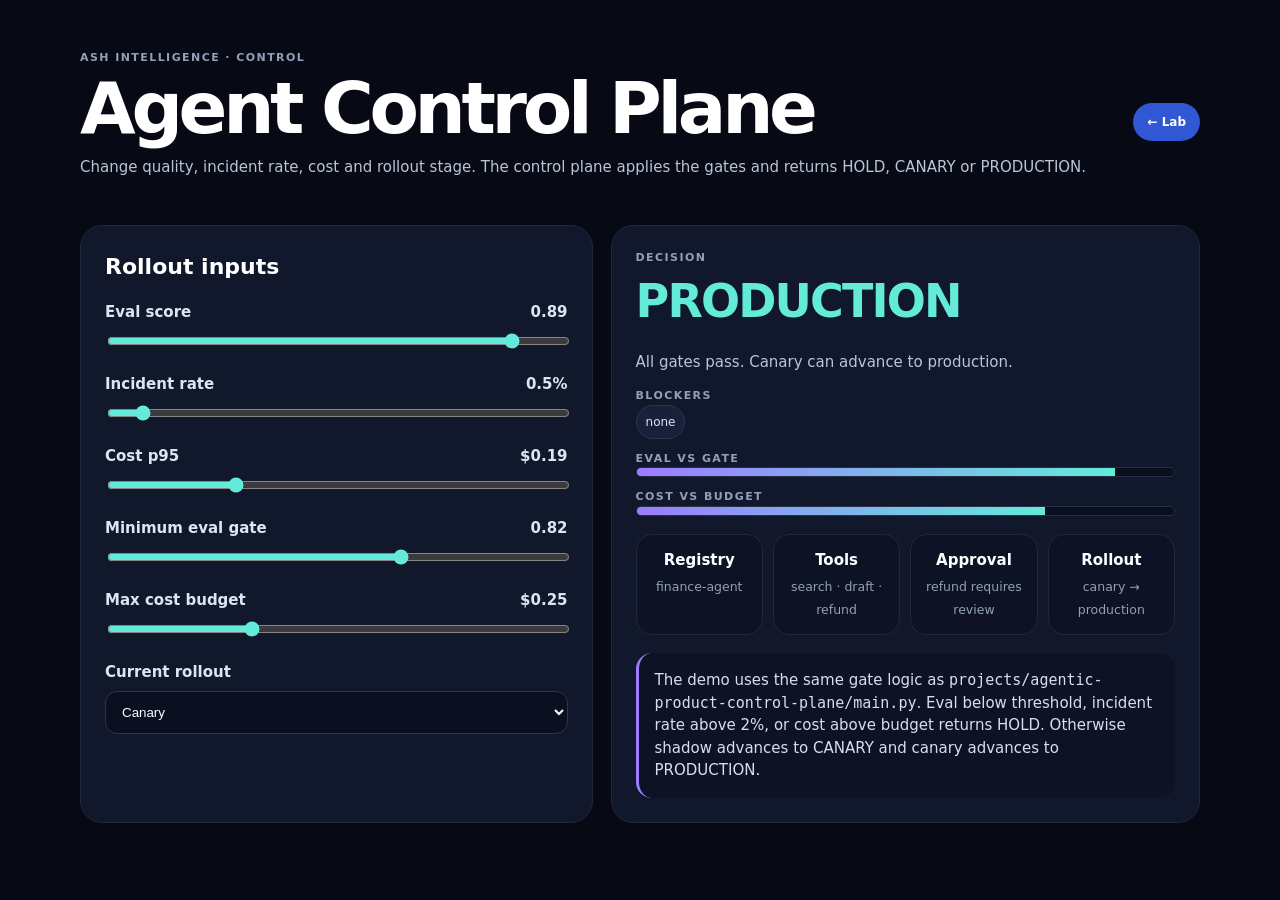
<file: docs/control-plane-demo.html>
<!doctype html><html><head><meta charset="utf-8"><meta name="viewport" content="width=device-width,initial-scale=1"><title>Agent Control Plane · Ash Intelligence</title><style>*{box-sizing:border-box}body{margin:0;background:#070a14;color:#d7dfec;font:15px/1.5 system-ui,-apple-system,Segoe UI,sans-serif}.wrap{width:min(1120px,92vw);margin:auto;padding:50px 0 70px}.top{display:flex;justify-content:space-between;gap:20px;align-items:center;margin-bottom:32px}.eyebrow{font-size:11px;letter-spacing:.13em;font-weight:800;color:#91a0b8}h1{font-size:clamp(42px,6vw,72px);line-height:.92;letter-spacing:-.06em;color:#fff;margin:8px 0 12px;max-width:820px}p{color:#b9c5d8}.back{color:#fff;text-decoration:none;background:#3157d5;padding:10px 14px;border-radius:999px;font-weight:800;font-size:12px}.grid{display:grid;grid-template-columns:1fr 1.15fr;gap:18px}.panel{background:#11182b;border:1px solid #20283d;border-radius:22px;padding:24px}.panel h2{margin:0 0 18px;color:#fff;font-size:22px}.control{margin:18px 0}.control label{display:flex;justify-content:space-between;color:#dbe5f5;font-weight:700;margin-bottom:7px}.control input[type=range]{width:100%;accent-color:#63ead9}.control select{width:100%;background:#0b1020;color:#fff;border:1px solid #2a3654;border-radius:12px;padding:12px}.summary{display:grid;gap:12px}.state{font-size:46px;font-weight:900;letter-spacing:-.04em}.state.HOLD{color:#ff7c9a}.state.CANARY{color:#ffe17c}.state.PRODUCTION{color:#63ead9}.meter{background:#0a0f1d;border-radius:999px;height:10px;overflow:hidden;border:1px solid #26304a}.meter i{display:block;height:100%;background:linear-gradient(90deg,#9c7cff,#63ead9)}.blockers{display:flex;gap:8px;flex-wrap:wrap}.chip{padding:7px 9px;border-radius:999px;background:#17213a;border:1px solid #273653;color:#dce5f3;font-size:12px}.chip.bad{background:#371727;border-color:#6a2943;color:#ffd9e3}.flow{display:grid;grid-template-columns:repeat(4,1fr);gap:10px;margin-top:18px}.step{padding:14px;background:#0d1324;border:1px solid #20283d;border-radius:16px;text-align:center}.step b{display:block;color:#fff;margin-bottom:4px}.step small{color:#91a0b8}.note{margin-top:18px;padding:16px;border-radius:16px;background:#0d1324;border-left:3px solid #9c7cff}@media(max-width:760px){.grid{grid-template-columns:1fr}.top{align-items:flex-start;flex-direction:column}.flow{grid-template-columns:1fr 1fr}}</style></head><body><main class="wrap"><div class="top"><div><div class="eyebrow">ASH INTELLIGENCE · CONTROL</div><h1>Agent Control Plane</h1><p>Change quality, incident rate, cost and rollout stage. The control plane applies the gates and returns HOLD, CANARY or PRODUCTION.</p></div><a class="back" href="./">← Lab</a></div><section class="grid"><div class="panel"><h2>Rollout inputs</h2><div class="control"><label>Eval score <span id="evalOut">0.89</span></label><input id="eval" type="range" min="0" max="1" step="0.01" value="0.89"></div><div class="control"><label>Incident rate <span id="incidentOut">0.5%</span></label><input id="incident" type="range" min="0" max="0.08" step="0.001" value="0.005"></div><div class="control"><label>Cost p95 <span id="costOut">$0.19</span></label><input id="cost" type="range" min="0" max="0.7" step="0.01" value="0.19"></div><div class="control"><label>Minimum eval gate <span id="gateOut">0.82</span></label><input id="gate" type="range" min="0.5" max="1" step="0.01" value="0.82"></div><div class="control"><label>Max cost budget <span id="budgetOut">$0.25</span></label><input id="budget" type="range" min="0.05" max="0.7" step="0.01" value="0.25"></div><div class="control"><label>Current rollout</label><select id="rollout"><option value="shadow">Shadow</option><option value="canary" selected>Canary</option></select></div></div><div class="panel"><div class="eyebrow">DECISION</div><div id="state" class="state PRODUCTION">PRODUCTION</div><p id="reason">All gates pass. Canary can advance to production.</p><div class="summary"><div><div class="eyebrow">BLOCKERS</div><div id="blockers" class="blockers"><span class="chip">none</span></div></div><div><div class="eyebrow">EVAL VS GATE</div><div class="meter"><i id="evalMeter" style="width:89%"></i></div></div><div><div class="eyebrow">COST VS BUDGET</div><div class="meter"><i id="costMeter" style="width:76%"></i></div></div></div><div class="flow"><div class="step"><b>Registry</b><small>finance-agent</small></div><div class="step"><b>Tools</b><small>search · draft · refund</small></div><div class="step"><b>Approval</b><small>refund requires review</small></div><div class="step"><b>Rollout</b><small id="rolloutText">canary → production</small></div></div><div class="note">The demo uses the same gate logic as <code>projects/agentic-product-control-plane/main.py</code>. Eval below threshold, incident rate above 2%, or cost above budget returns HOLD. Otherwise shadow advances to CANARY and canary advances to PRODUCTION.</div></div></section></main><script>const $=id=>document.getElementById(id);const ids=['eval','incident','cost','gate','budget','rollout'];function render(){const e=+$('eval').value,i=+$('incident').value,c=+$('cost').value,g=+$('gate').value,b=+$('budget').value,r=$('rollout').value;const blockers=[];if(e<g)blockers.push('eval-below-gate');if(i>.02)blockers.push('incident-rate');if(c>b)blockers.push('cost-budget');const state=blockers.length?'HOLD':r==='shadow'?'CANARY':'PRODUCTION';$('evalOut').textContent=e.toFixed(2);$('incidentOut').textContent=(i*100).toFixed(1)+'%';$('costOut').textContent='$'+c.toFixed(2);$('gateOut').textContent=g.toFixed(2);$('budgetOut').textContent='$'+b.toFixed(2);$('state').textContent=state;$('state').className='state '+state;$('blockers').innerHTML=blockers.length?blockers.map(x=>'<span class="chip bad">'+x+'</span>').join(''):'<span class="chip">none</span>';$('evalMeter').style.width=Math.min(100,e*100)+'%';$('costMeter').style.width=Math.min(100,(c/b)*100)+'%';$('rolloutText').textContent=r+' → '+state.toLowerCase();$('reason').textContent=state==='HOLD'?'Promotion is blocked until the failing gate is cleared.':state==='CANARY'?'All gates pass. Shadow can advance to canary.':'All gates pass. Canary can advance to production.';}ids.forEach(id=>$(id).addEventListener('input',render));render();</script></body></html>
</file>
